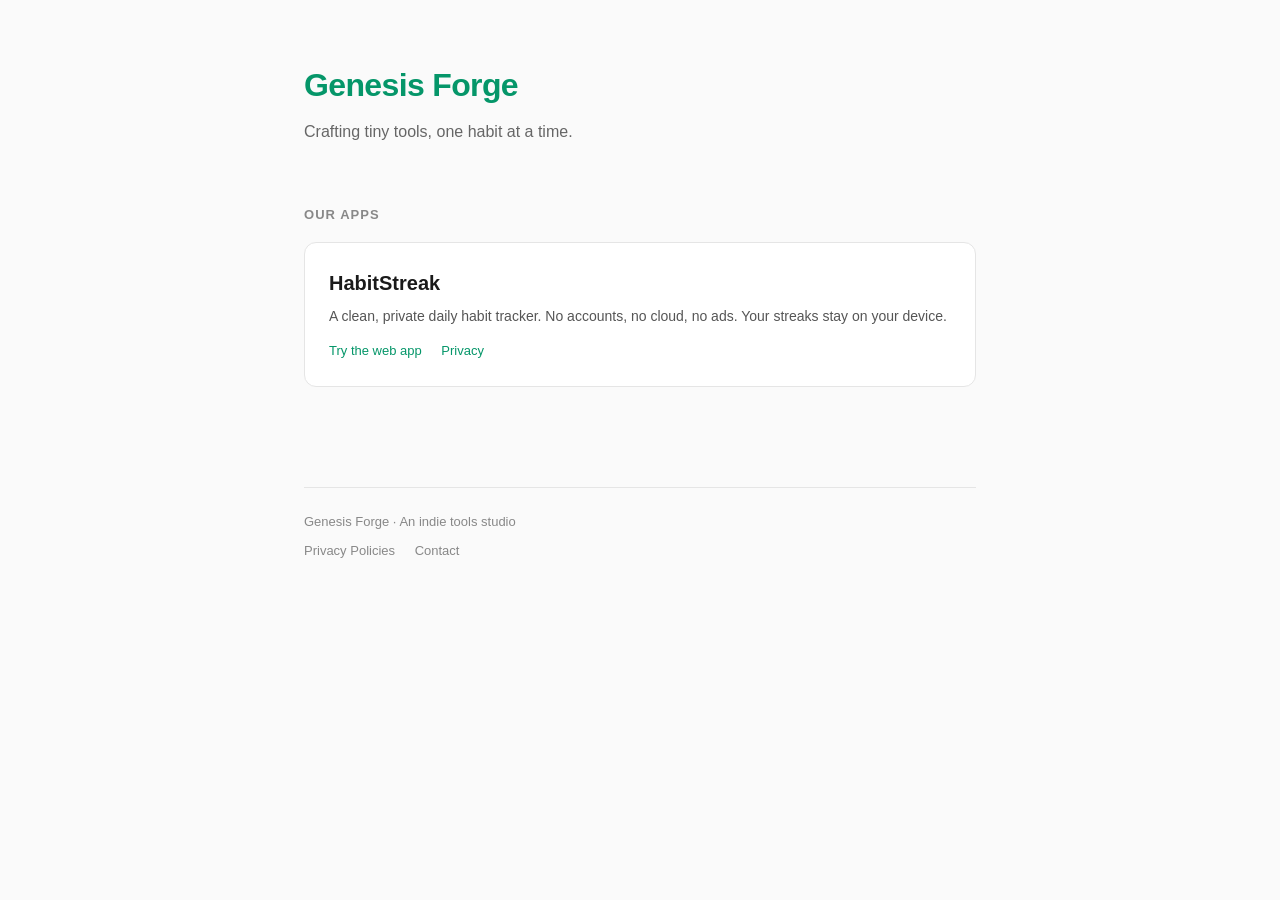
<file: index.html>
<!DOCTYPE html>
<html lang="en">
<head>
<meta charset="UTF-8">
<meta name="viewport" content="width=device-width, initial-scale=1.0">
<title>Genesis Forge — Tiny Tools for Daily Life</title>
<meta name="description" content="Genesis Forge crafts small, focused apps that solve one problem well. Privacy-first, no-account, no-cloud tools.">
<meta name="theme-color" content="#059669">
<style>
  * { box-sizing: border-box; margin: 0; padding: 0; }
  body { font-family: -apple-system, BlinkMacSystemFont, 'Segoe UI', Roboto, sans-serif; line-height: 1.6; color: #1a1a1a; background: #fafafa; -webkit-font-smoothing: antialiased; }
  .container { max-width: 720px; margin: 0 auto; padding: 60px 24px; }
  header { margin-bottom: 60px; }
  .brand { font-size: 32px; font-weight: 700; letter-spacing: -0.02em; color: #059669; }
  .tagline { font-size: 16px; color: #666; margin-top: 8px; }
  h2 { font-size: 13px; text-transform: uppercase; letter-spacing: 0.08em; color: #888; margin-bottom: 16px; font-weight: 600; }
  .app-card { background: white; border: 1px solid #e5e5e5; border-radius: 12px; padding: 24px; margin-bottom: 16px; transition: border-color 0.15s, transform 0.15s; }
  .app-card:hover { border-color: #059669; transform: translateY(-1px); }
  .app-name { font-size: 20px; font-weight: 600; margin-bottom: 6px; }
  .app-desc { color: #555; font-size: 14px; }
  .app-links { margin-top: 14px; font-size: 13px; }
  .app-links a { color: #059669; text-decoration: none; margin-right: 16px; font-weight: 500; }
  .app-links a:hover { text-decoration: underline; }
  footer { margin-top: 100px; padding-top: 24px; border-top: 1px solid #e5e5e5; color: #888; font-size: 13px; }
  footer a { color: #888; text-decoration: none; margin-right: 16px; }
  footer a:hover { color: #059669; }
  @media (prefers-color-scheme: dark) {
    body { background: #0a0a0a; color: #e5e5e5; }
    .app-card { background: #1a1a1a; border-color: #2a2a2a; }
    .tagline, .app-desc { color: #aaa; }
    h2 { color: #888; }
    footer { border-color: #2a2a2a; color: #777; }
  }
</style>
</head>
<body>
  <div class="container">
    <header>
      <div class="brand">Genesis Forge</div>
      <div class="tagline">Crafting tiny tools, one habit at a time.</div>
    </header>

    <h2>Our Apps</h2>

    <div class="app-card">
      <div class="app-name">HabitStreak</div>
      <div class="app-desc">A clean, private daily habit tracker. No accounts, no cloud, no ads. Your streaks stay on your device.</div>
      <div class="app-links">
        <a href="/habitstreak/">Try the web app</a>
        <a href="/privacy/habitstreak.html">Privacy</a>
      </div>
    </div>

    <footer>
      <p>Genesis Forge · An indie tools studio</p>
      <p style="margin-top: 8px;">
        <a href="/privacy/habitstreak.html">Privacy Policies</a>
        <a href="mailto:genesisforge.contact@gmail.com">Contact</a>
      </p>
    </footer>
  </div>
</body>
</html>
</file>
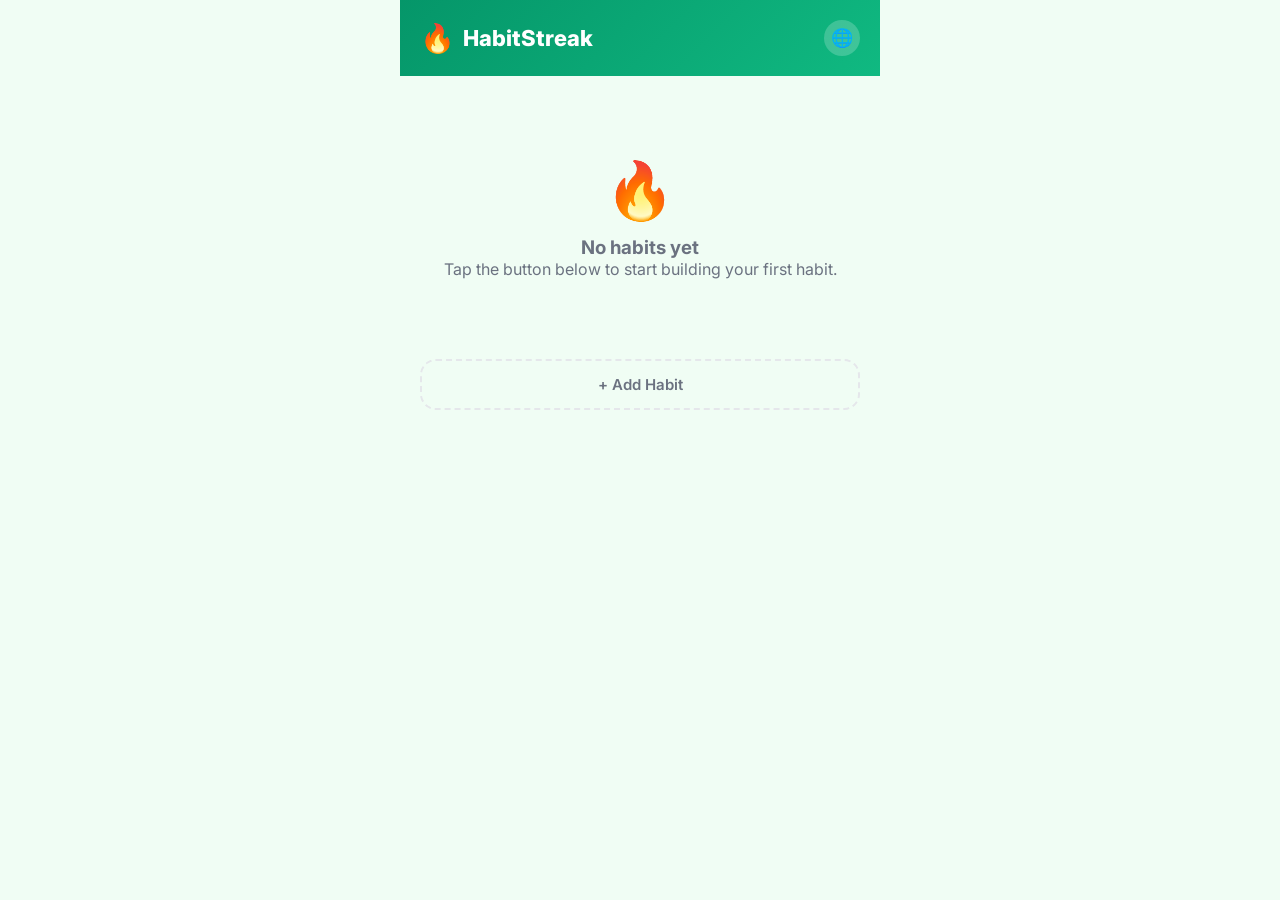
<file: habitstreak/index.html>
<!DOCTYPE html>
<html lang="en">
<head>
    <meta charset="UTF-8">
    <meta name="viewport" content="width=device-width, initial-scale=1.0, user-scalable=no">
    <meta name="theme-color" content="#059669">
    <meta name="apple-mobile-web-app-capable" content="yes">
    <title>HabitStreak - Don't Break the Chain</title>
    <link rel="stylesheet" href="style.css">
    <link rel="preconnect" href="https://fonts.googleapis.com">
    <link href="https://fonts.googleapis.com/css2?family=Inter:wght@400;500;600;700;800&display=swap" rel="stylesheet">
    <link rel="manifest" href="manifest.json">
</head>
<body>
    <div id="app">
        <header class="header">
            <div class="header-top">
                <div class="logo"><span class="logo-icon">&#128293;</span><span class="logo-text">HabitStreak</span></div>
                <button class="icon-btn" id="btnLang">&#127760;</button>
            </div>
        </header>
        <main>
            <div id="habitList" class="habit-list"></div>
            <button class="add-habit-btn" id="btnAddHabit">+ <span data-i18n="add_habit">Add Habit</span></button>
            <!-- Heatmap -->
            <div id="heatmapSection" class="heatmap-section" style="display:none;">
                <h3 data-i18n="your_progress">Your Progress</h3>
                <div id="heatmapContainer" class="heatmap-container"></div>
                <div class="heatmap-legend">
                    <span data-i18n="less">Less</span>
                    <span class="hm-cell hm-0"></span>
                    <span class="hm-cell hm-1"></span>
                    <span class="hm-cell hm-2"></span>
                    <span class="hm-cell hm-3"></span>
                    <span class="hm-cell hm-4"></span>
                    <span data-i18n="more">More</span>
                </div>
            </div>
        </main>

        <!-- Add Habit Modal -->
        <div class="modal-overlay" id="modalAddHabit" style="display:none;">
            <div class="modal">
                <div class="modal-header">
                    <h3 data-i18n="new_habit">New Habit</h3>
                    <button class="close-btn" id="btnCloseAdd">&times;</button>
                </div>
                <div class="modal-body">
                    <div class="form-group">
                        <label data-i18n="habit_name">What habit?</label>
                        <input type="text" id="inputHabitName" class="form-input" placeholder="e.g. Read 20 pages">
                    </div>
                    <div class="form-group">
                        <label data-i18n="habit_color">Color</label>
                        <div class="color-picker" id="colorPicker">
                            <button class="color-opt selected" data-color="#059669" style="background:#059669"></button>
                            <button class="color-opt" data-color="#2563EB" style="background:#2563EB"></button>
                            <button class="color-opt" data-color="#7C3AED" style="background:#7C3AED"></button>
                            <button class="color-opt" data-color="#DC2626" style="background:#DC2626"></button>
                            <button class="color-opt" data-color="#EA580C" style="background:#EA580C"></button>
                            <button class="color-opt" data-color="#0D9488" style="background:#0D9488"></button>
                            <button class="color-opt" data-color="#CA8A04" style="background:#CA8A04"></button>
                            <button class="color-opt" data-color="#DB2777" style="background:#DB2777"></button>
                        </div>
                    </div>
                    <button class="primary-btn" id="btnSaveHabit" data-i18n="start">Start!</button>
                </div>
            </div>
        </div>

        <!-- Language Modal -->
        <div class="modal-overlay" id="modalLang" style="display:none;">
            <div class="modal modal-sm">
                <div class="modal-header">
                    <h3 data-i18n="language">Language</h3>
                    <button class="close-btn" id="btnCloseLang">&times;</button>
                </div>
                <div class="modal-body">
                    <button class="lang-btn" data-lang="en">English</button>
                    <button class="lang-btn" data-lang="zh">&#20013;&#25991;</button>
                    <button class="lang-btn" data-lang="es">Espa&#241;ol</button>
                    <button class="lang-btn" data-lang="ja">&#26085;&#26412;&#35486;</button>
                    <button class="lang-btn" data-lang="de">Deutsch</button>
                    <button class="lang-btn" data-lang="fr">Fran&#231;ais</button>
                </div>
            </div>
        </div>
    </div>
    <script>
    (function() {
        const demoData = {
            lang: 'en',
            habits: [
                { id: 'h1', name: 'Read 20 pages', color: '#059669',
                  checks: Object.fromEntries([0,1,2,3,4,7,8,9,10,11,14,15,16,17,18,21,22,23,24,25,28,29,30,31,32,35,36,37,38,39,42,43,44].map(i => { const d = new Date(); d.setDate(d.getDate()-i); return [`${d.getFullYear()}-${String(d.getMonth()+1).padStart(2,'0')}-${String(d.getDate()).padStart(2,'0')}`, true]; })) },
                { id: 'h2', name: 'Morning Meditation', color: '#7C3AED',
                  checks: Object.fromEntries([0,1,2,3,4,5,6,7,8,9,10,12,13,14,15,16,17,18,19,20,21,23,24,25,26,27,28,29,30,31,33,34,35,36,37,38,39,40,41,42,43,44].map(i => { const d = new Date(); d.setDate(d.getDate()-i); return [`${d.getFullYear()}-${String(d.getMonth()+1).padStart(2,'0')}-${String(d.getDate()).padStart(2,'0')}`, true]; })) },
                { id: 'h3', name: 'Daily Workout', color: '#2563EB',
                  checks: Object.fromEntries([0,1,3,4,5,6,7,8,10,11,12,13,14,15,17,18,19,20,21,22,24,25,26,27,28,29,31,32,33,34,35,36,38,39,40,41,42,43,44].map(i => { const d = new Date(); d.setDate(d.getDate()-i); return [`${d.getFullYear()}-${String(d.getMonth()+1).padStart(2,'0')}-${String(d.getDate()).padStart(2,'0')}`, true]; })) },
                { id: 'h4', name: 'Drink 2L Water', color: '#0D9488',
                  checks: Object.fromEntries([0,1,2,3,4,5,6,7,8,9,10,11,12,13,14,15,16,17,18,19,20,21,22,23,24,25,26,27,28,29,30,31,32,33,34,35,36,37,38,39,40,41,42,43,44].map(i => { const d = new Date(); d.setDate(d.getDate()-i); return [`${d.getFullYear()}-${String(d.getMonth()+1).padStart(2,'0')}-${String(d.getDate()).padStart(2,'0')}`, true]; })) }
            ]
        };
        function inject() {
            if (!localStorage.getItem('habitstreak_data')) {
                localStorage.setItem('habitstreak_data', JSON.stringify(demoData));
            }
        }
        if (location.hash === '#demo') {
            inject();
            location.hash = '';
            location.reload();
        } else if (location.hash === '#demo-add') {
            inject();
            window.addEventListener('DOMContentLoaded', () => {
                setTimeout(() => {
                    const btn = document.getElementById('btnAddHabit');
                    if (btn) btn.click();
                }, 800);
            });
        } else if (location.hash === '#demo-heatmap') {
            inject();
            window.addEventListener('DOMContentLoaded', () => {
                setTimeout(() => {
                    const hm = document.getElementById('heatmapSection');
                    if (hm) hm.scrollIntoView({ behavior: 'instant', block: 'start' });
                }, 800);
            });
        }
    })();
    </script>
    <script src="app.js"></script>
    <script>
    if('serviceWorker' in navigator){navigator.serviceWorker.register('./sw.js').catch(()=>{})}
    </script>
</body>
</html>
</file>
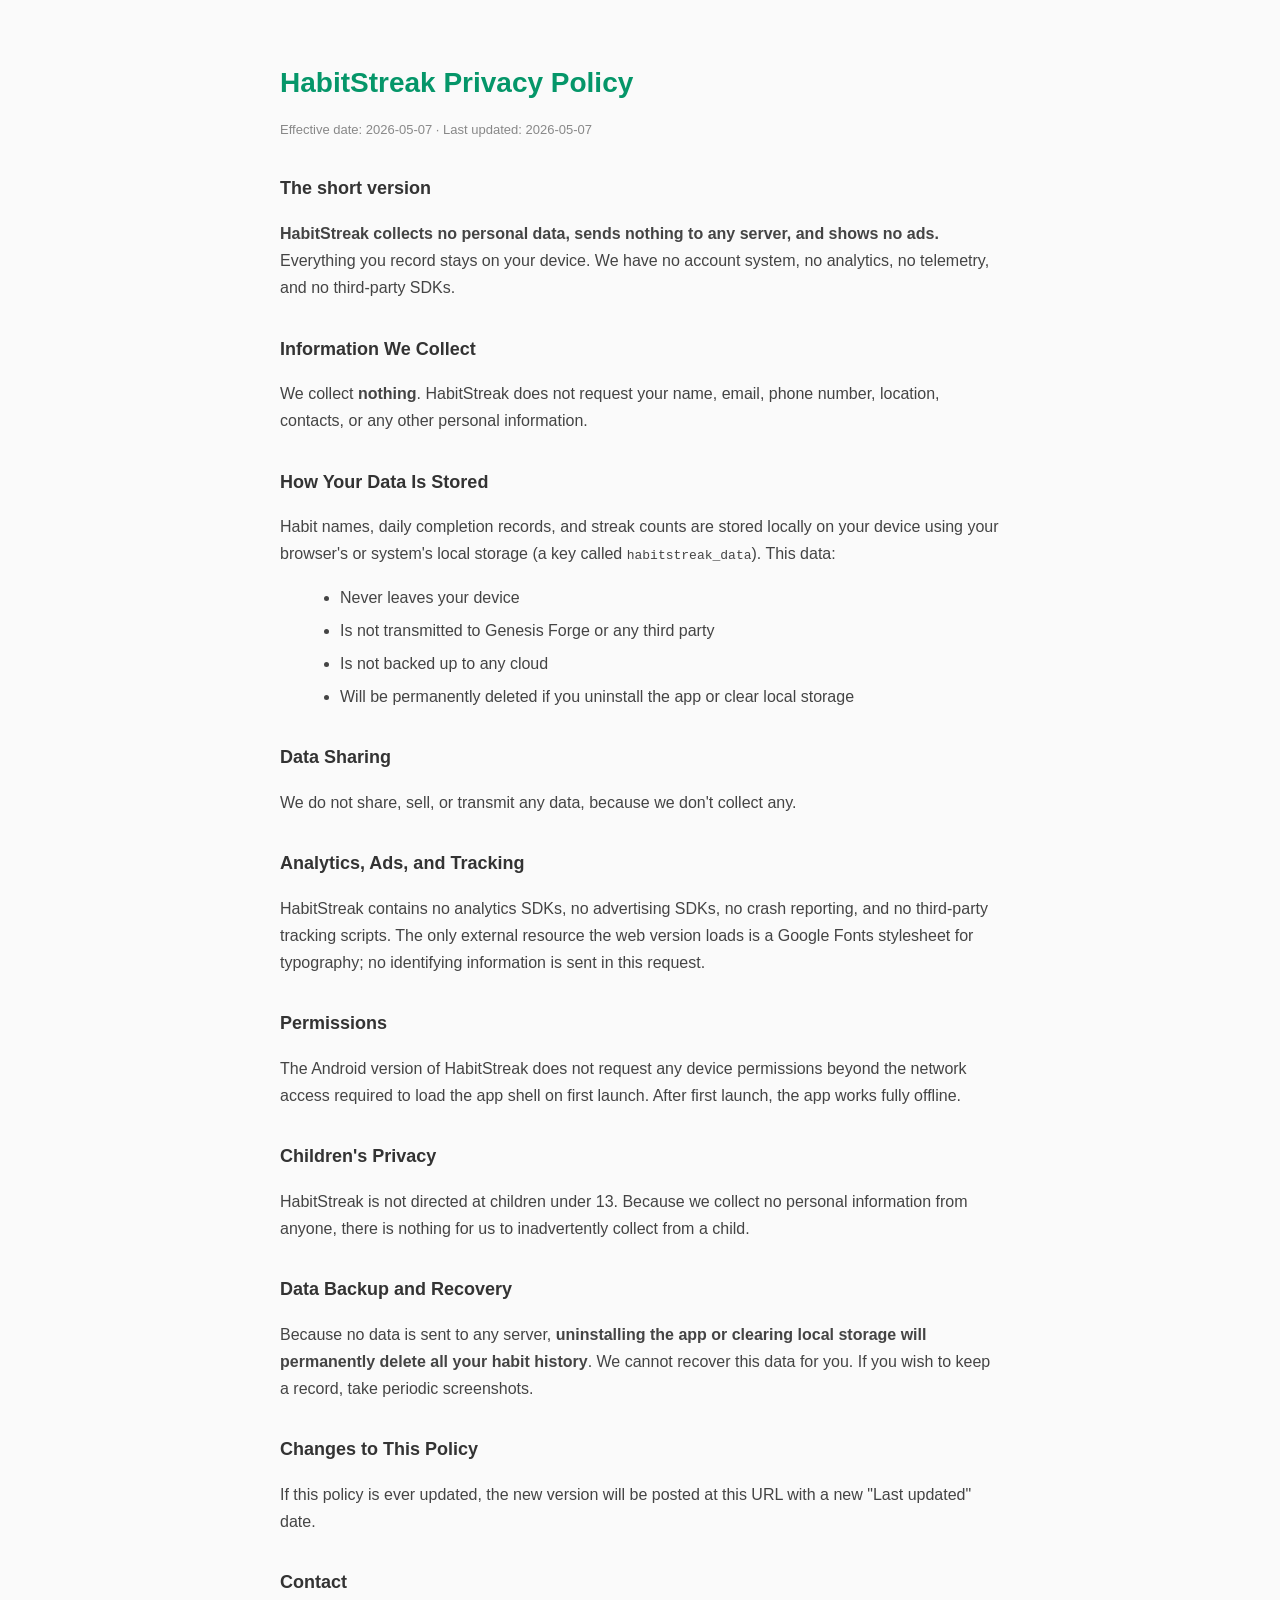
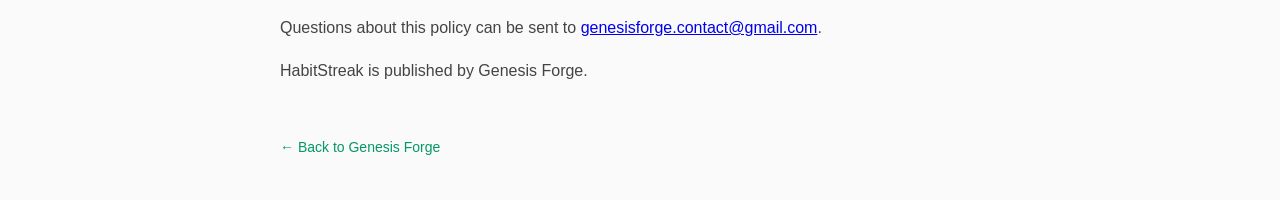
<file: privacy/habitstreak.html>
<!DOCTYPE html>
<html lang="en">
<head>
<meta charset="UTF-8">
<meta name="viewport" content="width=device-width, initial-scale=1.0">
<title>HabitStreak — Privacy Policy</title>
<style>
  body { font-family: -apple-system, BlinkMacSystemFont, 'Segoe UI', Roboto, sans-serif; line-height: 1.7; color: #1a1a1a; max-width: 720px; margin: 0 auto; padding: 40px 24px; background: #fafafa; }
  h1 { font-size: 28px; margin-bottom: 8px; color: #059669; }
  .updated { color: #888; font-size: 13px; margin-bottom: 32px; }
  h2 { font-size: 18px; margin-top: 32px; margin-bottom: 12px; color: #333; }
  p { margin-bottom: 12px; color: #444; }
  ul { margin-left: 20px; margin-bottom: 12px; color: #444; }
  li { margin-bottom: 6px; }
  .home-link { display: inline-block; margin-top: 40px; color: #059669; text-decoration: none; font-size: 14px; }
  .home-link:hover { text-decoration: underline; }
  @media (prefers-color-scheme: dark) {
    body { background: #0a0a0a; color: #e5e5e5; }
    h1 { color: #34d399; }
    h2 { color: #ddd; }
    p, ul { color: #bbb; }
    .updated { color: #777; }
  }
</style>
</head>
<body>
  <h1>HabitStreak Privacy Policy</h1>
  <p class="updated">Effective date: 2026-05-07 · Last updated: 2026-05-07</p>

  <h2>The short version</h2>
  <p><strong>HabitStreak collects no personal data, sends nothing to any server, and shows no ads.</strong> Everything you record stays on your device. We have no account system, no analytics, no telemetry, and no third-party SDKs.</p>

  <h2>Information We Collect</h2>
  <p>We collect <strong>nothing</strong>. HabitStreak does not request your name, email, phone number, location, contacts, or any other personal information.</p>

  <h2>How Your Data Is Stored</h2>
  <p>Habit names, daily completion records, and streak counts are stored locally on your device using your browser's or system's local storage (a key called <code>habitstreak_data</code>). This data:</p>
  <ul>
    <li>Never leaves your device</li>
    <li>Is not transmitted to Genesis Forge or any third party</li>
    <li>Is not backed up to any cloud</li>
    <li>Will be permanently deleted if you uninstall the app or clear local storage</li>
  </ul>

  <h2>Data Sharing</h2>
  <p>We do not share, sell, or transmit any data, because we don't collect any.</p>

  <h2>Analytics, Ads, and Tracking</h2>
  <p>HabitStreak contains no analytics SDKs, no advertising SDKs, no crash reporting, and no third-party tracking scripts. The only external resource the web version loads is a Google Fonts stylesheet for typography; no identifying information is sent in this request.</p>

  <h2>Permissions</h2>
  <p>The Android version of HabitStreak does not request any device permissions beyond the network access required to load the app shell on first launch. After first launch, the app works fully offline.</p>

  <h2>Children's Privacy</h2>
  <p>HabitStreak is not directed at children under 13. Because we collect no personal information from anyone, there is nothing for us to inadvertently collect from a child.</p>

  <h2>Data Backup and Recovery</h2>
  <p>Because no data is sent to any server, <strong>uninstalling the app or clearing local storage will permanently delete all your habit history</strong>. We cannot recover this data for you. If you wish to keep a record, take periodic screenshots.</p>

  <h2>Changes to This Policy</h2>
  <p>If this policy is ever updated, the new version will be posted at this URL with a new "Last updated" date.</p>

  <h2>Contact</h2>
  <p>Questions about this policy can be sent to <a href="mailto:genesisforge.contact@gmail.com">genesisforge.contact@gmail.com</a>.</p>

  <p>HabitStreak is published by Genesis Forge.</p>

  <a href="/" class="home-link">← Back to Genesis Forge</a>
</body>
</html>
</file>
<file: habitstreak/style.css>
/* HabitStreak */
:root {
    --primary: #059669;
    --primary-light: #10B981;
    --bg: #F0FDF4;
    --card: #FFFFFF;
    --text: #1C1917;
    --text2: #6B7280;
    --border: #E5E7EB;
    --radius: 16px;
    --shadow: 0 2px 8px rgba(0,0,0,0.06);
}
*{margin:0;padding:0;box-sizing:border-box}
body{font-family:'Inter',-apple-system,sans-serif;background:var(--bg);color:var(--text);min-height:100vh;-webkit-tap-highlight-color:transparent}
#app{max-width:480px;margin:0 auto;min-height:100vh}

.header{background:linear-gradient(135deg,var(--primary),var(--primary-light));color:white;padding:20px}
.header-top{display:flex;justify-content:space-between;align-items:center}
.logo{display:flex;align-items:center;gap:8px}
.logo-icon{font-size:28px}
.logo-text{font-size:22px;font-weight:800}
.icon-btn{background:rgba(255,255,255,0.2);border:none;color:white;width:36px;height:36px;border-radius:50%;font-size:18px;cursor:pointer}

main{padding:20px;padding-bottom:40px}
.habit-list{display:flex;flex-direction:column;gap:12px;margin-bottom:20px}

.habit-card{background:var(--card);border-radius:var(--radius);padding:16px 18px;box-shadow:var(--shadow);display:flex;align-items:center;gap:14px;transition:transform 0.15s}
.habit-card:hover{transform:translateY(-1px)}

.check-btn{width:48px;height:48px;border-radius:50%;border:3px solid var(--border);background:white;cursor:pointer;display:flex;align-items:center;justify-content:center;font-size:24px;transition:all 0.2s;flex-shrink:0}
.check-btn.checked{border-color:transparent;color:white;transform:scale(1.1)}
.check-btn:active{transform:scale(0.95)}

.habit-info{flex:1;min-width:0}
.habit-name{font-size:16px;font-weight:600;margin-bottom:2px}
.habit-streak{font-size:13px;color:var(--text2)}
.habit-streak strong{color:var(--primary);font-weight:700}

.habit-delete{background:none;border:none;color:var(--text2);font-size:20px;cursor:pointer;opacity:0.3;padding:4px}
.habit-delete:hover{opacity:1;color:#DC2626}

.add-habit-btn{width:100%;padding:14px;background:transparent;border:2px dashed var(--border);border-radius:var(--radius);font-size:15px;font-weight:600;color:var(--text2);cursor:pointer;font-family:inherit;transition:all 0.2s;margin-bottom:24px}
.add-habit-btn:hover{border-color:var(--primary);color:var(--primary)}

/* Heatmap */
.heatmap-section{background:var(--card);border-radius:var(--radius);padding:16px;box-shadow:var(--shadow)}
.heatmap-section h3{font-size:14px;font-weight:600;margin-bottom:12px;color:var(--text2)}
.heatmap-container{display:flex;gap:3px;overflow-x:auto;padding-bottom:4px}
.hm-week{display:flex;flex-direction:column;gap:3px}
.hm-cell{width:14px;height:14px;border-radius:3px;background:#F3F4F6}
.hm-0{background:#F3F4F6}.hm-1{background:#BBF7D0}.hm-2{background:#6EE7B7}.hm-3{background:#34D399}.hm-4{background:#059669}
.heatmap-legend{display:flex;align-items:center;gap:4px;margin-top:8px;font-size:11px;color:var(--text2)}
.heatmap-legend .hm-cell{width:12px;height:12px}

/* Empty state */
.empty-state{text-align:center;padding:60px 20px;color:var(--text2)}
.empty-icon{font-size:56px;margin-bottom:12px}

/* Modals */
.modal-overlay{position:fixed;top:0;left:0;right:0;bottom:0;background:rgba(0,0,0,0.5);z-index:100;display:flex;align-items:flex-end;justify-content:center}
.modal{background:var(--card);border-radius:20px 20px 0 0;width:100%;max-width:480px;max-height:70vh;padding:24px;animation:slideUp .25s ease}
.modal-sm{max-height:50vh}
@keyframes slideUp{from{transform:translateY(100%)}to{transform:translateY(0)}}
.modal-header{display:flex;justify-content:space-between;align-items:center;margin-bottom:20px}
.modal-header h3{font-size:18px;font-weight:700}
.close-btn{background:#F3F4F6;border:none;width:32px;height:32px;border-radius:50%;font-size:20px;cursor:pointer;color:var(--text2)}
.form-group{margin-bottom:16px}
.form-group label{display:block;font-size:13px;font-weight:600;color:var(--text2);margin-bottom:6px}
.form-input{width:100%;padding:10px 14px;border:2px solid var(--border);border-radius:10px;font-size:15px;font-family:inherit}
.form-input:focus{outline:none;border-color:var(--primary)}
.color-picker{display:flex;gap:8px;flex-wrap:wrap}
.color-opt{width:36px;height:36px;border-radius:50%;border:3px solid transparent;cursor:pointer;transition:transform .15s}
.color-opt:hover{transform:scale(1.15)}
.color-opt.selected{border-color:var(--text);transform:scale(1.15)}
.primary-btn{width:100%;padding:14px;background:var(--primary);color:white;border:none;border-radius:10px;font-size:16px;font-weight:600;cursor:pointer;font-family:inherit}
.lang-btn{display:block;width:100%;padding:12px;background:white;border:1px solid var(--border);border-radius:10px;font-size:15px;cursor:pointer;text-align:left;margin-bottom:8px;font-family:inherit}
.lang-btn:hover{border-color:var(--primary);background:#F0FDF4}
</file>
